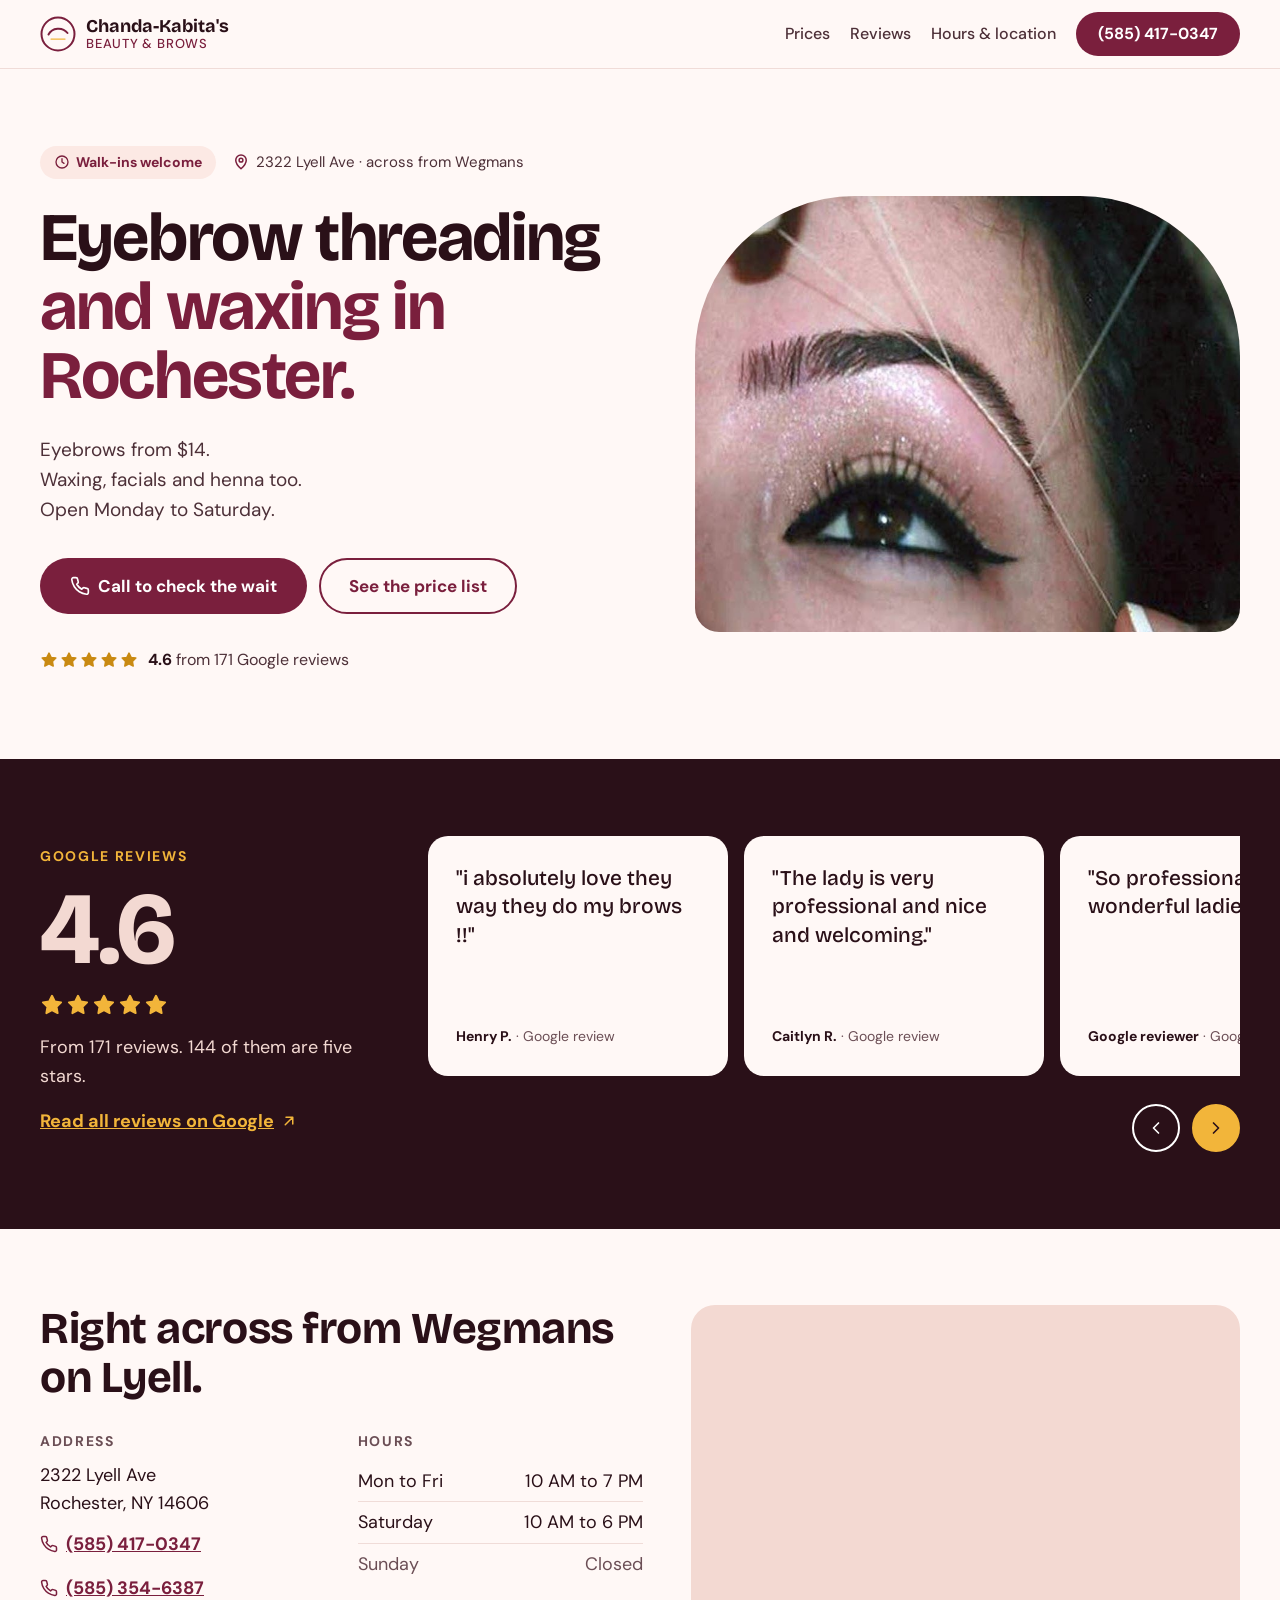
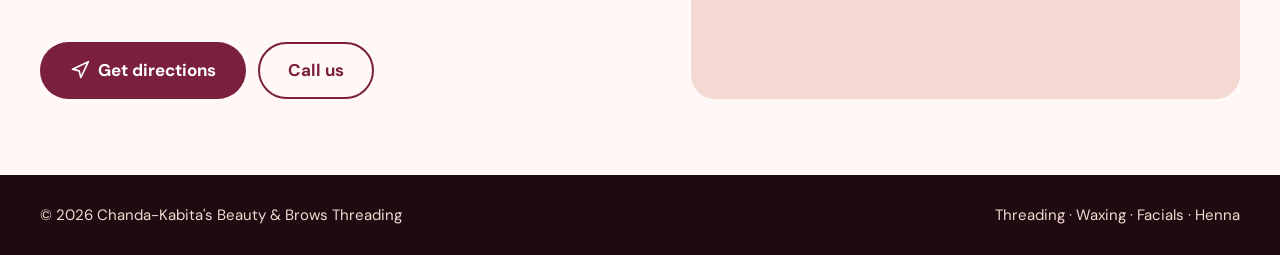
<file: index.html>
<!DOCTYPE html>
<html lang="en">
<head>
  <meta charset="utf-8">
  <meta name="viewport" content="width=device-width, initial-scale=1">
  <title>Chanda-Kabita's Beauty &amp; Brows Threading | Eyebrow Threading in Rochester, NY</title>
  <meta name="description" content="Eyebrow threading from $14, plus waxing, facials and henna at 2322 Lyell Ave, Rochester, across from Wegmans. Walk-ins welcome, open Monday to Saturday.">
  <link rel="icon" href="images/logo.svg" type="image/svg+xml">
  <link rel="preconnect" href="https://fonts.googleapis.com">
  <link rel="preconnect" href="https://fonts.gstatic.com" crossorigin>
  <link rel="stylesheet" href="https://fonts.googleapis.com/css2?family=Bricolage+Grotesque:wght@500;700&family=DM+Sans:wght@400;500;700&display=swap">
  <link rel="stylesheet" href="css/styles.css">
  <script type="application/ld+json">
  {
    "@context": "https://schema.org",
    "@type": "BeautySalon",
    "name": "Chanda-Kabita's Beauty & Brows Threading",
    "telephone": ["+1-585-417-0347", "+1-585-354-6387"],
    "priceRange": "$",
    "address": {
      "@type": "PostalAddress",
      "streetAddress": "2322 Lyell Ave",
      "addressLocality": "Rochester",
      "addressRegion": "NY",
      "postalCode": "14606",
      "addressCountry": "US"
    },
    "openingHoursSpecification": [
      {
        "@type": "OpeningHoursSpecification",
        "dayOfWeek": ["Monday", "Tuesday", "Wednesday", "Thursday", "Friday"],
        "opens": "10:00",
        "closes": "19:00"
      },
      {
        "@type": "OpeningHoursSpecification",
        "dayOfWeek": "Saturday",
        "opens": "10:00",
        "closes": "18:00"
      }
    ]
  }
  </script>
</head>
<body>
  <!-- Icon sprite: 24px grid, 2px stroke, round caps (stroke styles come from .icon in styles.css) -->
  <svg width="0" height="0" style="position:absolute" aria-hidden="true" focusable="false">
    <symbol id="i-clock" viewBox="0 0 24 24"><circle cx="12" cy="12" r="9"/><path d="M12 7v5l3 2"/></symbol>
    <symbol id="i-pin" viewBox="0 0 24 24"><path d="M12 21s-7-6.2-7-11.5a7 7 0 0 1 14 0C19 14.8 12 21 12 21z"/><circle cx="12" cy="9.5" r="2.5"/></symbol>
    <symbol id="i-star" viewBox="0 0 24 24"><path d="M12 2.8l2.8 5.7 6.3.9-4.55 4.45 1.07 6.27L12 17.15l-5.62 2.97 1.07-6.27L2.9 9.4l6.3-.9z"/></symbol>
    <symbol id="i-phone" viewBox="0 0 24 24"><path d="M22 16.92v3a2 2 0 0 1-2.18 2 19.8 19.8 0 0 1-8.63-3.07 19.5 19.5 0 0 1-6-6A19.8 19.8 0 0 1 2.12 4.18 2 2 0 0 1 4.11 2h3a2 2 0 0 1 2 1.72c.13.96.36 1.9.7 2.81a2 2 0 0 1-.45 2.11L8.09 9.91a16 16 0 0 0 6 6l1.27-1.27a2 2 0 0 1 2.11-.45c.91.34 1.85.57 2.81.7A2 2 0 0 1 22 16.92z"/></symbol>
    <symbol id="i-directions" viewBox="0 0 24 24"><path d="M3 11l19-9-9 19-2-8-8-2z"/></symbol>
    <symbol id="i-external" viewBox="0 0 24 24"><path d="M7 17L17 7M8 7h9v9"/></symbol>
    <symbol id="i-chevron-left" viewBox="0 0 24 24"><path d="M15 18l-6-6 6-6"/></symbol>
    <symbol id="i-chevron-right" viewBox="0 0 24 24"><path d="M9 18l6-6-6-6"/></symbol>
  </svg>

  <header class="site-header">
    <div class="container header-inner">
      <a class="logo" href="index.html">
        <img src="images/logo.svg" alt="" width="36" height="36">
        <span class="logo-text">
          <span class="logo-name">Chanda-Kabita's</span>
          <span class="logo-tag">Beauty &amp; Brows</span>
        </span>
      </a>
      <nav class="site-nav" aria-label="Main">
        <a href="prices.html">Prices</a>
        <a href="#reviews">Reviews</a>
        <a href="#visit">Hours &amp; location</a>
        <a class="btn btn-primary" href="tel:+15854170347">(585) 417-0347</a>
      </nav>
    </div>
  </header>

  <main>
    <section class="section hero">
      <div class="container hero-grid">
        <div class="hero-text">
          <div class="hero-meta">
            <span class="badge"><svg class="icon" aria-hidden="true"><use href="#i-clock"/></svg>Walk-ins welcome</span>
            <span class="hero-location"><svg class="icon" aria-hidden="true"><use href="#i-pin"/></svg>2322 Lyell Ave · across from Wegmans</span>
          </div>
          <h1>Eyebrow threading <span class="accent">and waxing in Rochester.</span></h1>
          <p class="hero-lines">Eyebrows from $14.<br>Waxing, facials and henna too.<br>Open Monday to Saturday.</p>
          <div class="btn-row">
            <a class="btn btn-primary" href="tel:+15854170347"><svg class="icon" aria-hidden="true"><use href="#i-phone"/></svg>Call to check the wait</a>
            <a class="btn btn-secondary" href="prices.html">See the price list</a>
          </div>
          <a class="hero-rating" href="#reviews">
            <span class="stars" aria-hidden="true">
              <svg class="icon"><use href="#i-star"/></svg><svg class="icon"><use href="#i-star"/></svg><svg class="icon"><use href="#i-star"/></svg><svg class="icon"><use href="#i-star"/></svg><svg class="icon"><use href="#i-star"/></svg>
            </span>
            <span><strong>4.6</strong> from 171 Google reviews</span>
          </a>
        </div>
        <div class="hero-photo">
          <!-- onerror hides the broken-image icon if the file is missing; the frame's --blush-2 background shows instead. -->
          <img src="images/hero.jpg" alt="Close-up of an eyebrow being shaped with threading, the thread crossing the brow above a made-up eye" width="900" height="720" onerror="this.remove()">
        </div>
      </div>
    </section>

    <section class="section band-dark" id="reviews" aria-labelledby="reviews-heading">
      <div class="container reviews-grid">
        <div class="reviews-summary">
          <p class="eyebrow" id="reviews-heading">Google reviews</p>
          <p class="rating-big">4.6</p>
          <span class="stars" role="img" aria-label="4.6 out of 5 stars">
            <svg class="icon" aria-hidden="true"><use href="#i-star"/></svg><svg class="icon" aria-hidden="true"><use href="#i-star"/></svg><svg class="icon" aria-hidden="true"><use href="#i-star"/></svg><svg class="icon" aria-hidden="true"><use href="#i-star"/></svg><svg class="icon" aria-hidden="true"><use href="#i-star"/></svg>
          </span>
          <p>From 171 reviews. 144 of them are five stars.</p>
          <a class="link-gold" href="https://www.google.com/maps/search/?api=1&amp;query=Chanda-Kabita%27s+Beauty+%26+Brows+Threading+2322+Lyell+Ave+Rochester" target="_blank" rel="noopener">Read all reviews on Google<svg class="icon" aria-hidden="true"><use href="#i-external"/></svg></a>
        </div>

        <div class="reviews-carousel">
          <div class="review-track" tabindex="0" aria-label="Customer reviews from Google, scrollable" data-carousel-track>
            <figure class="review-card">
              <blockquote>"i absolutely love they way they do my brows !!"</blockquote>
              <figcaption><strong>Henry P.</strong> · Google review</figcaption>
            </figure>
            <figure class="review-card">
              <blockquote>"The lady is very professional and nice and welcoming."</blockquote>
              <figcaption><strong>Caitlyn R.</strong> · Google review</figcaption>
            </figure>
            <figure class="review-card">
              <blockquote>"So professional and wonderful ladies!"</blockquote>
              <figcaption><strong>Google reviewer</strong> · Google review</figcaption>
            </figure>
            <!--
              To add a review, copy this card above this comment and paste in the real
              review text and reviewer name from Google. Do not edit or invent wording.

            <figure class="review-card">
              <blockquote>"Review text exactly as written on Google"</blockquote>
              <figcaption><strong>First name L.</strong> · Google review</figcaption>
            </figure>
            -->
          </div>
          <div class="carousel-controls">
            <button class="carousel-btn" type="button" aria-label="Previous reviews" data-carousel-prev>
              <svg class="icon" aria-hidden="true"><use href="#i-chevron-left"/></svg>
            </button>
            <button class="carousel-btn carousel-btn-next" type="button" aria-label="Next reviews" data-carousel-next>
              <svg class="icon" aria-hidden="true"><use href="#i-chevron-right"/></svg>
            </button>
          </div>
        </div>
      </div>
    </section>

    <section class="section" id="visit">
      <div class="container visit-grid">
        <div>
          <h2>Right across from Wegmans on Lyell.</h2>
          <div class="visit-details">
            <div>
              <h3>Address</h3>
              <address>
                2322 Lyell Ave<br>
                Rochester, NY 14606
              </address>
              <ul class="phone-list">
                <li><a href="tel:+15854170347"><svg class="icon" aria-hidden="true"><use href="#i-phone"/></svg>(585) 417-0347</a></li>
                <li><a href="tel:+15853546387"><svg class="icon" aria-hidden="true"><use href="#i-phone"/></svg>(585) 354-6387</a></li>
              </ul>
            </div>
            <div>
              <h3>Hours</h3>
              <ul class="hours">
                <li><span>Mon to Fri</span><span>10 AM to 7 PM</span></li>
                <li><span>Saturday</span><span>10 AM to 6 PM</span></li>
                <li class="closed"><span>Sunday</span><span>Closed</span></li>
              </ul>
            </div>
          </div>
          <div class="btn-row">
            <a class="btn btn-primary" href="https://www.google.com/maps/dir/?api=1&amp;destination=2322+Lyell+Ave+Rochester+NY+14606" target="_blank" rel="noopener"><svg class="icon" aria-hidden="true"><use href="#i-directions"/></svg>Get directions</a>
            <a class="btn btn-secondary" href="tel:+15854170347">Call us</a>
          </div>
        </div>
        <div class="map-frame">
          <iframe src="https://www.google.com/maps?q=2322+Lyell+Ave,+Rochester,+NY+14606&amp;output=embed" title="Map of Chanda-Kabita's at 2322 Lyell Ave, Rochester, NY" loading="lazy" referrerpolicy="no-referrer-when-downgrade"></iframe>
        </div>
      </div>
    </section>
  </main>

  <footer class="site-footer">
    <div class="container footer-inner">
      <p>© 2026 Chanda-Kabita's Beauty &amp; Brows Threading</p>
      <p>Threading · Waxing · Facials · Henna</p>
    </div>
  </footer>

  <script src="js/reviews.js"></script>
</body>
</html>
</file>
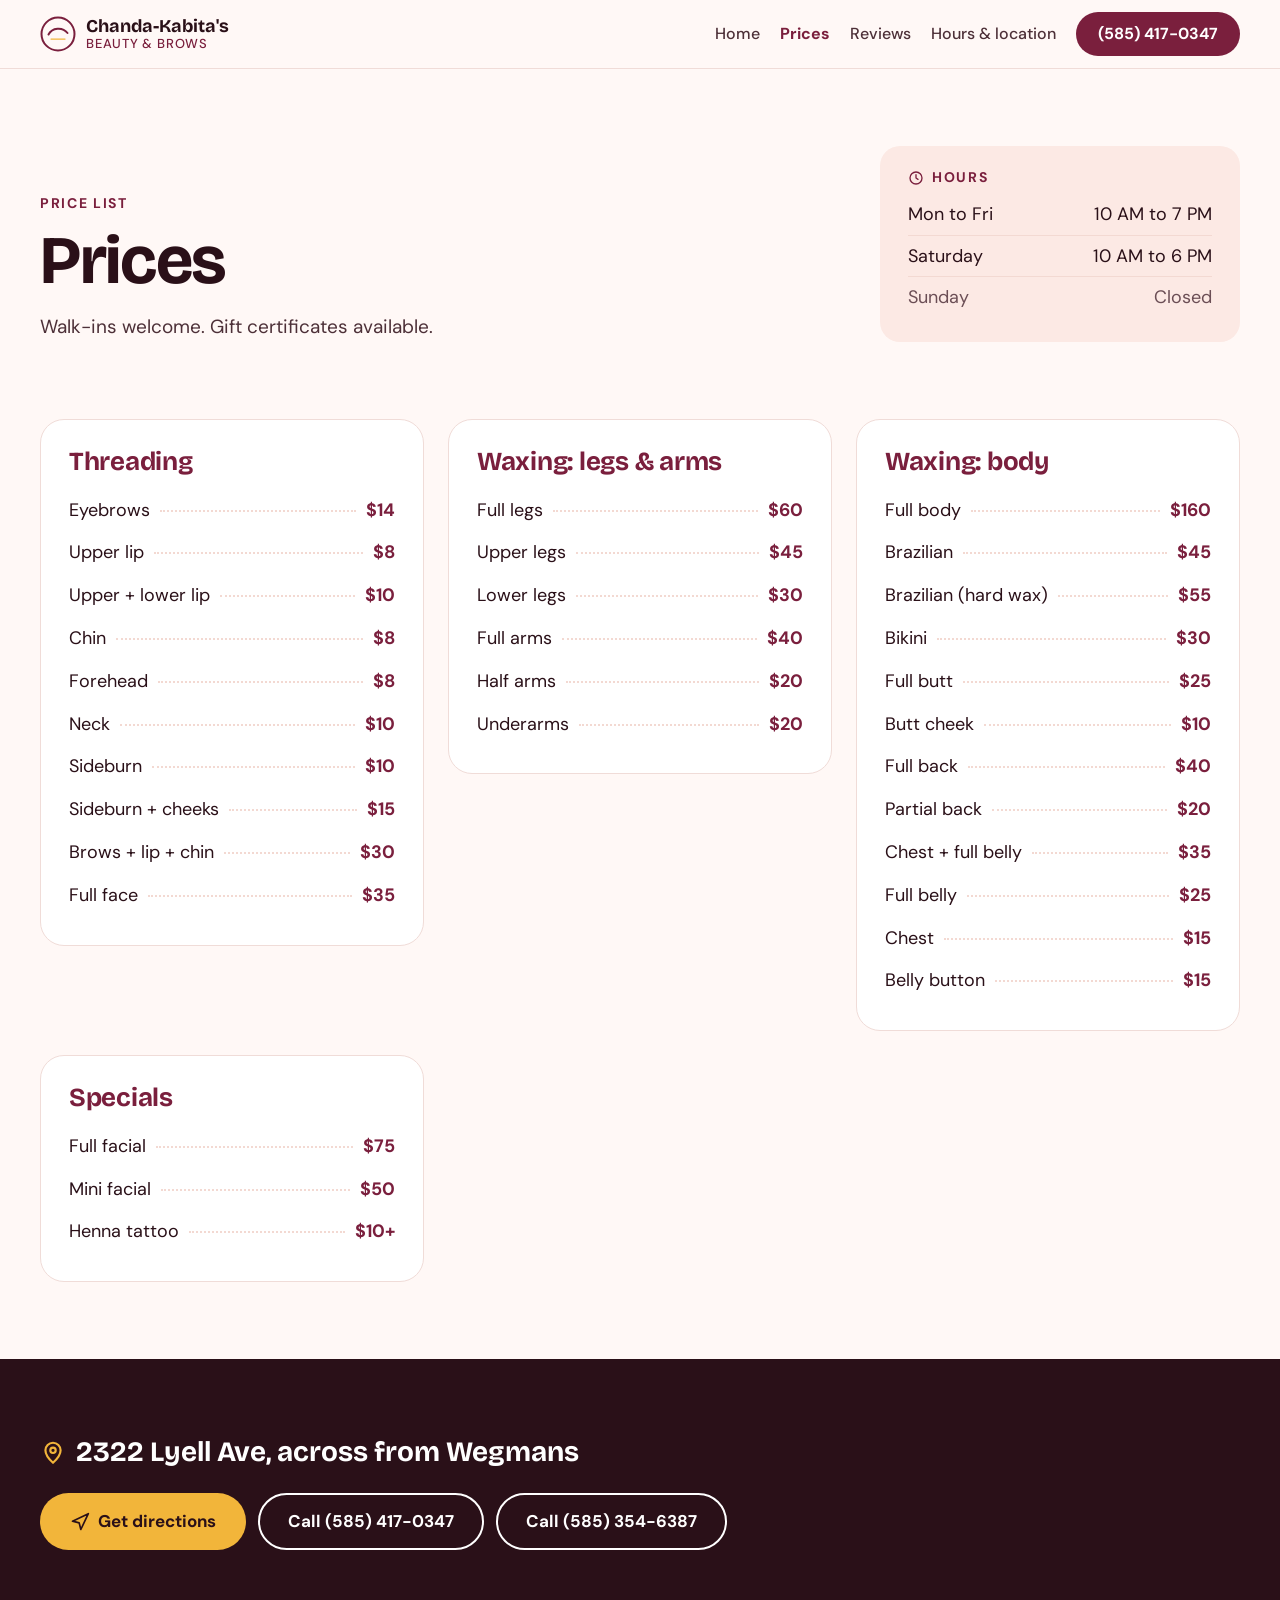
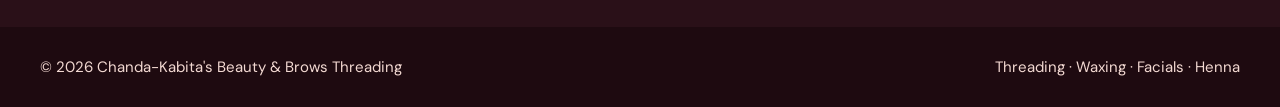
<file: prices.html>
<!DOCTYPE html>
<html lang="en">
<head>
  <meta charset="utf-8">
  <meta name="viewport" content="width=device-width, initial-scale=1">
  <title>Prices | Chanda-Kabita's Beauty &amp; Brows Threading, Rochester NY</title>
  <meta name="description" content="Price list for threading, waxing, facials and henna at Chanda-Kabita's on Lyell Ave in Rochester. Eyebrows $14, full face $35. Walk-ins welcome.">
  <link rel="icon" href="images/logo.svg" type="image/svg+xml">
  <link rel="preconnect" href="https://fonts.googleapis.com">
  <link rel="preconnect" href="https://fonts.gstatic.com" crossorigin>
  <link rel="stylesheet" href="https://fonts.googleapis.com/css2?family=Bricolage+Grotesque:wght@500;700&family=DM+Sans:wght@400;500;700&display=swap">
  <link rel="stylesheet" href="css/styles.css">
</head>
<body>
  <!-- Icon sprite: 24px grid, 2px stroke, round caps (stroke styles come from .icon in styles.css) -->
  <svg width="0" height="0" style="position:absolute" aria-hidden="true" focusable="false">
    <symbol id="i-clock" viewBox="0 0 24 24"><circle cx="12" cy="12" r="9"/><path d="M12 7v5l3 2"/></symbol>
    <symbol id="i-pin" viewBox="0 0 24 24"><path d="M12 21s-7-6.2-7-11.5a7 7 0 0 1 14 0C19 14.8 12 21 12 21z"/><circle cx="12" cy="9.5" r="2.5"/></symbol>
    <symbol id="i-phone" viewBox="0 0 24 24"><path d="M22 16.92v3a2 2 0 0 1-2.18 2 19.8 19.8 0 0 1-8.63-3.07 19.5 19.5 0 0 1-6-6A19.8 19.8 0 0 1 2.12 4.18 2 2 0 0 1 4.11 2h3a2 2 0 0 1 2 1.72c.13.96.36 1.9.7 2.81a2 2 0 0 1-.45 2.11L8.09 9.91a16 16 0 0 0 6 6l1.27-1.27a2 2 0 0 1 2.11-.45c.91.34 1.85.57 2.81.7A2 2 0 0 1 22 16.92z"/></symbol>
    <symbol id="i-directions" viewBox="0 0 24 24"><path d="M3 11l19-9-9 19-2-8-8-2z"/></symbol>
  </svg>

  <header class="site-header">
    <div class="container header-inner">
      <a class="logo" href="index.html">
        <img src="images/logo.svg" alt="" width="36" height="36">
        <span class="logo-text">
          <span class="logo-name">Chanda-Kabita's</span>
          <span class="logo-tag">Beauty &amp; Brows</span>
        </span>
      </a>
      <nav class="site-nav" aria-label="Main">
        <a href="index.html">Home</a>
        <a href="prices.html" aria-current="page">Prices</a>
        <a href="index.html#reviews">Reviews</a>
        <a href="index.html#visit">Hours &amp; location</a>
        <a class="btn btn-primary" href="tel:+15854170347">(585) 417-0347</a>
      </nav>
    </div>
  </header>

  <main>
    <section class="section prices-head">
      <div class="container prices-top">
        <div>
          <p class="eyebrow">Price list</p>
          <h1>Prices</h1>
          <p class="prices-intro">Walk-ins welcome. Gift certificates available.</p>
        </div>
        <div class="info-box">
          <h2><svg class="icon" aria-hidden="true"><use href="#i-clock"/></svg>Hours</h2>
          <ul class="hours">
            <li><span>Mon to Fri</span><span>10 AM to 7 PM</span></li>
            <li><span>Saturday</span><span>10 AM to 6 PM</span></li>
            <li class="closed"><span>Sunday</span><span>Closed</span></li>
          </ul>
        </div>
      </div>
    </section>

    <section class="section" aria-label="Services and prices">
      <div class="container price-grid">
        <div class="price-card">
          <h2>Threading</h2>
          <ul class="price-list">
            <li><span>Eyebrows</span><span class="leader" aria-hidden="true"></span><span class="price">$14</span></li>
            <li><span>Upper lip</span><span class="leader" aria-hidden="true"></span><span class="price">$8</span></li>
            <li><span>Upper + lower lip</span><span class="leader" aria-hidden="true"></span><span class="price">$10</span></li>
            <li><span>Chin</span><span class="leader" aria-hidden="true"></span><span class="price">$8</span></li>
            <li><span>Forehead</span><span class="leader" aria-hidden="true"></span><span class="price">$8</span></li>
            <li><span>Neck</span><span class="leader" aria-hidden="true"></span><span class="price">$10</span></li>
            <li><span>Sideburn</span><span class="leader" aria-hidden="true"></span><span class="price">$10</span></li>
            <li><span>Sideburn + cheeks</span><span class="leader" aria-hidden="true"></span><span class="price">$15</span></li>
            <li><span>Brows + lip + chin</span><span class="leader" aria-hidden="true"></span><span class="price">$30</span></li>
            <li><span>Full face</span><span class="leader" aria-hidden="true"></span><span class="price">$35</span></li>
          </ul>
        </div>

        <div class="price-card">
          <h2>Waxing: legs &amp; arms</h2>
          <ul class="price-list">
            <li><span>Full legs</span><span class="leader" aria-hidden="true"></span><span class="price">$60</span></li>
            <li><span>Upper legs</span><span class="leader" aria-hidden="true"></span><span class="price">$45</span></li>
            <li><span>Lower legs</span><span class="leader" aria-hidden="true"></span><span class="price">$30</span></li>
            <li><span>Full arms</span><span class="leader" aria-hidden="true"></span><span class="price">$40</span></li>
            <li><span>Half arms</span><span class="leader" aria-hidden="true"></span><span class="price">$20</span></li>
            <li><span>Underarms</span><span class="leader" aria-hidden="true"></span><span class="price">$20</span></li>
          </ul>
        </div>

        <div class="price-card">
          <h2>Waxing: body</h2>
          <ul class="price-list">
            <li><span>Full body</span><span class="leader" aria-hidden="true"></span><span class="price">$160</span></li>
            <li><span>Brazilian</span><span class="leader" aria-hidden="true"></span><span class="price">$45</span></li>
            <li><span>Brazilian (hard wax)</span><span class="leader" aria-hidden="true"></span><span class="price">$55</span></li>
            <li><span>Bikini</span><span class="leader" aria-hidden="true"></span><span class="price">$30</span></li>
            <li><span>Full butt</span><span class="leader" aria-hidden="true"></span><span class="price">$25</span></li>
            <li><span>Butt cheek</span><span class="leader" aria-hidden="true"></span><span class="price">$10</span></li>
            <li><span>Full back</span><span class="leader" aria-hidden="true"></span><span class="price">$40</span></li>
            <li><span>Partial back</span><span class="leader" aria-hidden="true"></span><span class="price">$20</span></li>
            <li><span>Chest + full belly</span><span class="leader" aria-hidden="true"></span><span class="price">$35</span></li>
            <li><span>Full belly</span><span class="leader" aria-hidden="true"></span><span class="price">$25</span></li>
            <li><span>Chest</span><span class="leader" aria-hidden="true"></span><span class="price">$15</span></li>
            <li><span>Belly button</span><span class="leader" aria-hidden="true"></span><span class="price">$15</span></li>
          </ul>
        </div>

        <div class="price-card">
          <h2>Specials</h2>
          <ul class="price-list">
            <li><span>Full facial</span><span class="leader" aria-hidden="true"></span><span class="price">$75</span></li>
            <li><span>Mini facial</span><span class="leader" aria-hidden="true"></span><span class="price">$50</span></li>
            <li><span>Henna tattoo</span><span class="leader" aria-hidden="true"></span><span class="price">$10+</span></li>
          </ul>
        </div>
      </div>
    </section>

    <section class="section band-dark">
      <div class="container visit-band-inner">
        <p><svg class="icon" aria-hidden="true"><use href="#i-pin"/></svg>2322 Lyell Ave, across from Wegmans</p>
        <div class="btn-row">
          <a class="btn btn-gold" href="https://www.google.com/maps/dir/?api=1&amp;destination=2322+Lyell+Ave+Rochester+NY+14606" target="_blank" rel="noopener"><svg class="icon" aria-hidden="true"><use href="#i-directions"/></svg>Get directions</a>
          <a class="btn btn-outline-light" href="tel:+15854170347">Call (585) 417-0347</a>
          <a class="btn btn-outline-light" href="tel:+15853546387">Call (585) 354-6387</a>
        </div>
      </div>
    </section>
  </main>

  <footer class="site-footer">
    <div class="container footer-inner">
      <p>© 2026 Chanda-Kabita's Beauty &amp; Brows Threading</p>
      <p>Threading · Waxing · Facials · Henna</p>
    </div>
  </footer>
</body>
</html>
</file>
<file: css/styles.css>
/* Chanda-Kabita's Beauty & Brows Threading: shared styles and design tokens */

:root {
  --bg: #FFF8F6;
  --ink: #2A1018;
  --ink-soft: #4D3038;
  --muted: #6B4E55;
  --maroon: #7A1F3D;
  --maroon-dark: #4E1026;
  --blush: #FCE9E4;
  --blush-2: #F3D9D2;
  --line: #F0DCD8;
  --gold: #F2B53A;
  --gold-dark: #C98A12;
  --footer: #1E0A10;
  --white: #FFFFFF;

  --font-head: "Bricolage Grotesque", system-ui, sans-serif;
  --font-body: "DM Sans", system-ui, sans-serif;
  --section-pad: clamp(48px, 6vw, 80px);
  --header-offset: 96px;
}

/* Base */

*,
*::before,
*::after {
  box-sizing: border-box;
}

html {
  scroll-behavior: smooth;
}

body {
  margin: 0;
  background: var(--bg);
  color: var(--ink);
  font-family: var(--font-body);
  font-size: 17px;
  line-height: 1.6;
  -webkit-font-smoothing: antialiased;
}

@media (min-width: 900px) {
  body {
    font-size: 18px;
  }
}

h1,
h2,
h3 {
  margin: 0;
  font-family: var(--font-head);
  font-weight: 700;
  color: var(--ink);
}

h1 {
  font-size: clamp(40px, 5.4vw, 68px);
  line-height: 1.02;
  letter-spacing: -0.02em;
}

h2 {
  font-size: clamp(30px, 3.6vw, 44px);
  line-height: 1.1;
  letter-spacing: -0.01em;
}

p {
  margin: 0;
}

a {
  color: var(--maroon);
}

a:hover {
  color: var(--maroon-dark);
}

a:focus-visible,
button:focus-visible,
[tabindex]:focus-visible {
  outline: 3px solid var(--gold-dark);
  outline-offset: 3px;
}

img {
  display: block;
  max-width: 100%;
}

.icon {
  width: 20px;
  height: 20px;
  flex: none;
  fill: none;
  stroke: currentColor;
  stroke-width: 2;
  stroke-linecap: round;
  stroke-linejoin: round;
}

.container {
  width: 100%;
  max-width: 1248px; /* 1200px content + 24px padding each side */
  margin: 0 auto;
  padding: 0 24px;
}

.section {
  padding: var(--section-pad) 0;
}

[id] {
  scroll-margin-top: var(--header-offset);
}

.eyebrow {
  margin-bottom: 12px;
  font-size: 14px;
  font-weight: 700;
  letter-spacing: 0.12em;
  text-transform: uppercase;
  color: var(--maroon);
}

/* Buttons and badges */

.btn {
  display: inline-flex;
  align-items: center;
  justify-content: center;
  gap: 8px;
  min-height: 44px;
  padding: 16px 28px;
  border: 2px solid transparent;
  border-radius: 999px;
  font: 700 17px/1.2 var(--font-body);
  text-decoration: none;
  cursor: pointer;
  transition: background-color 0.15s, color 0.15s, border-color 0.15s;
}

.btn-primary {
  background: var(--maroon);
  color: var(--white);
}

.btn-primary:hover {
  background: var(--maroon-dark);
  color: var(--white);
}

.btn-secondary {
  background: transparent;
  border-color: var(--maroon);
  color: var(--maroon);
}

.btn-secondary:hover {
  background: var(--maroon);
  color: var(--white);
}

.btn-gold {
  background: var(--gold);
  color: var(--ink);
}

.btn-gold:hover {
  background: var(--white);
  color: var(--ink);
}

.btn-outline-light {
  background: transparent;
  border-color: var(--white);
  color: var(--white);
}

.btn-outline-light:hover {
  background: var(--white);
  color: var(--ink);
}

.btn-row {
  display: flex;
  flex-wrap: wrap;
  gap: 12px;
}

.badge {
  display: inline-flex;
  align-items: center;
  gap: 6px;
  padding: 8px 14px;
  border-radius: 999px;
  background: var(--blush);
  color: var(--maroon);
  font-size: 14px;
  font-weight: 700;
  line-height: 1.2;
}

.badge .icon {
  width: 16px;
  height: 16px;
}

.stars {
  display: inline-flex;
  gap: 2px;
  color: var(--gold-dark);
}

.stars .icon {
  width: 18px;
  height: 18px;
  fill: currentColor;
}

/* Header */

.site-header {
  position: sticky;
  top: 0;
  z-index: 10;
  background: rgb(255 248 246 / 0.94);
  -webkit-backdrop-filter: blur(8px);
  backdrop-filter: blur(8px);
  border-bottom: 1px solid var(--line);
}

.header-inner {
  display: flex;
  align-items: center;
  justify-content: space-between;
  gap: 8px 24px;
  padding-top: 12px;
  padding-bottom: 12px;
}

.logo {
  display: inline-flex;
  align-items: center;
  gap: 10px;
  min-height: 44px;
  color: var(--ink);
  text-decoration: none;
}

.logo:hover {
  color: var(--ink);
}

.logo img {
  width: 36px;
  height: 36px;
}

.logo-text {
  display: flex;
  flex-direction: column;
  line-height: 1.15;
}

.logo-name {
  font-family: var(--font-head);
  font-size: 18px;
  font-weight: 700;
}

.logo-tag {
  font-size: 13px;
  font-weight: 500;
  letter-spacing: 0.06em;
  text-transform: uppercase;
  color: var(--maroon);
}

.site-nav {
  display: flex;
  flex-wrap: wrap;
  align-items: center;
  gap: 4px 20px;
}

.site-nav a:not(.btn) {
  display: inline-flex;
  align-items: center;
  min-height: 44px;
  color: var(--ink-soft);
  font-size: 16px;
  font-weight: 500;
  text-decoration: none;
}

.site-nav a:not(.btn):hover {
  color: var(--maroon);
}

.site-nav a[aria-current="page"] {
  color: var(--maroon);
  font-weight: 700;
}

.site-nav .btn {
  padding: 10px 20px;
  font-size: 16px;
}

@media (max-width: 760px) {
  :root {
    --header-offset: 150px;
  }

  .header-inner {
    flex-wrap: wrap;
  }

  .site-nav {
    width: 100%;
    gap: 0 16px;
  }

  .site-nav .btn {
    margin-left: auto;
  }
}

/* Hero */

.hero-grid {
  display: grid;
  grid-template-columns: 1.1fr 1fr;
  align-items: center;
  gap: 56px;
}

.hero-meta {
  display: flex;
  flex-wrap: wrap;
  align-items: center;
  gap: 10px 16px;
  margin-bottom: 24px;
}

.hero-location {
  display: inline-flex;
  align-items: center;
  gap: 6px;
  font-size: 15px;
  color: var(--ink-soft);
}

.hero-location .icon {
  width: 18px;
  height: 18px;
  color: var(--maroon);
}

.hero h1 .accent {
  display: block;
  color: var(--maroon);
}

.hero-lines {
  margin: 24px 0 32px;
  font-size: 19px;
  color: var(--ink-soft);
}

.hero-rating {
  display: inline-flex;
  flex-wrap: wrap;
  align-items: center;
  gap: 10px;
  min-height: 44px;
  margin-top: 24px;
  color: var(--ink-soft);
  font-size: 16px;
  text-decoration: none;
}

.hero-rating strong {
  color: var(--ink);
}

.hero-rating:hover span {
  text-decoration: underline;
}

.hero-photo {
  aspect-ratio: 5 / 4;
  overflow: hidden;
  border-radius: 160px 160px 24px 24px;
  background: var(--blush-2);
}

.hero-photo img {
  width: 100%;
  height: 100%;
  object-fit: cover;
}

@media (max-width: 860px) {
  .hero-grid {
    grid-template-columns: 1fr;
    gap: 40px;
  }
}

/* Reviews band */

.band-dark {
  background: var(--ink);
  color: var(--white);
}

.reviews-grid {
  display: grid;
  grid-template-columns: minmax(260px, 340px) minmax(0, 1fr);
  align-items: center;
  gap: 48px;
}

.reviews-summary .eyebrow {
  color: var(--gold);
}

.rating-big {
  font-family: var(--font-head);
  font-size: clamp(64px, 8vw, 104px);
  font-weight: 700;
  line-height: 1;
  letter-spacing: -0.03em;
}

.reviews-summary .stars {
  margin: 12px 0 16px;
  color: var(--gold);
}

.reviews-summary .stars .icon {
  width: 24px;
  height: 24px;
}

.reviews-summary p {
  color: var(--blush-2);
}

.link-gold {
  display: inline-flex;
  align-items: center;
  gap: 6px;
  min-height: 44px;
  margin-top: 8px;
  color: var(--gold);
  font-weight: 700;
}

.link-gold:hover {
  color: var(--white);
}

.link-gold .icon {
  width: 18px;
  height: 18px;
}

.review-track {
  display: flex;
  gap: 16px;
  overflow-x: auto;
  scroll-snap-type: x mandatory;
  scroll-behavior: smooth;
  padding-bottom: 12px;
  scrollbar-color: var(--muted) transparent;
}

.review-card {
  display: flex;
  flex: 0 0 300px;
  flex-direction: column;
  justify-content: space-between;
  gap: 24px;
  min-height: 240px;
  margin: 0;
  padding: 28px;
  border-radius: 20px;
  background: var(--bg);
  color: var(--ink);
  scroll-snap-align: start;
}

.review-card blockquote {
  margin: 0;
  font-family: var(--font-head);
  font-size: 21px;
  font-weight: 500;
  line-height: 1.35;
}

.review-card figcaption {
  font-size: 14px;
  color: var(--muted);
}

.review-card figcaption strong {
  color: var(--ink);
}

.carousel-controls {
  display: flex;
  justify-content: flex-end;
  gap: 12px;
  margin-top: 16px;
}

.carousel-btn {
  display: inline-flex;
  align-items: center;
  justify-content: center;
  width: 48px;
  height: 48px;
  padding: 0;
  border: 2px solid var(--white);
  border-radius: 50%;
  background: transparent;
  color: var(--white);
  cursor: pointer;
}

.carousel-btn:hover {
  background: var(--white);
  color: var(--ink);
}

.carousel-btn-next {
  border-color: var(--gold);
  background: var(--gold);
  color: var(--ink);
}

.carousel-btn-next:hover {
  border-color: var(--white);
}

.carousel-btn:focus-visible,
.review-track:focus-visible {
  outline-color: var(--gold);
}

@media (max-width: 860px) {
  .reviews-grid {
    grid-template-columns: minmax(0, 1fr);
    gap: 32px;
  }
}

@media (max-width: 600px) {
  .review-card {
    flex-basis: 82%;
  }
}

/* Visit */

.visit-grid {
  display: grid;
  grid-template-columns: minmax(0, 1.1fr) minmax(0, 1fr);
  align-items: stretch;
  gap: 48px;
}

.visit-details {
  display: grid;
  grid-template-columns: repeat(2, minmax(0, 1fr));
  gap: 24px 32px;
  margin: 28px 0 32px;
}

.visit-details h3 {
  margin-bottom: 8px;
  font-family: var(--font-body);
  font-size: 14px;
  font-weight: 700;
  letter-spacing: 0.12em;
  text-transform: uppercase;
  color: var(--muted);
}

.visit-details address {
  font-style: normal;
}

.phone-list {
  margin: 4px 0 0;
  padding: 0;
  list-style: none;
}

.phone-list a {
  display: inline-flex;
  align-items: center;
  gap: 8px;
  min-height: 44px;
  font-weight: 700;
}

.phone-list .icon {
  width: 18px;
  height: 18px;
}

.hours {
  margin: 0;
  padding: 0;
  list-style: none;
}

.hours li {
  display: flex;
  justify-content: space-between;
  gap: 16px;
  padding: 6px 0;
  border-bottom: 1px solid var(--line);
}

.hours li:last-child {
  border-bottom: 0;
}

.hours .closed {
  color: var(--muted);
}

.map-frame {
  min-height: 320px;
  overflow: hidden;
  border-radius: 24px;
  background: var(--blush-2);
}

.map-frame iframe {
  display: block;
  width: 100%;
  height: 100%;
  min-height: 320px;
  border: 0;
}

@media (max-width: 860px) {
  .visit-grid {
    grid-template-columns: minmax(0, 1fr);
  }
}

@media (max-width: 480px) {
  .visit-details {
    grid-template-columns: minmax(0, 1fr);
  }
}

/* Price list */

.prices-top {
  display: grid;
  grid-template-columns: minmax(0, 1fr) minmax(260px, 360px);
  align-items: end;
  gap: 32px;
}

.prices-head {
  padding-bottom: 0;
}

.prices-intro {
  margin-top: 16px;
  font-size: 19px;
  color: var(--ink-soft);
}

.info-box {
  padding: 24px 28px;
  border-radius: 20px;
  background: var(--blush);
}

.info-box h2 {
  display: flex;
  align-items: center;
  gap: 8px;
  margin-bottom: 8px;
  font-family: var(--font-body);
  font-size: 14px;
  font-weight: 700;
  letter-spacing: 0.12em;
  text-transform: uppercase;
  color: var(--maroon);
}

.info-box .icon {
  width: 16px;
  height: 16px;
}

.info-box .hours li {
  border-color: var(--blush-2);
}

.price-grid {
  display: grid;
  grid-template-columns: repeat(auto-fit, minmax(min(320px, 100%), 1fr));
  align-items: start;
  gap: 24px;
}

.price-card {
  padding: 28px;
  border: 1px solid var(--line);
  border-radius: 24px;
  background: var(--white);
}

.price-card h2 {
  margin-bottom: 12px;
  font-size: 26px;
  color: var(--maroon);
}

.price-list {
  margin: 0;
  padding: 0;
  list-style: none;
}

.price-list li {
  display: flex;
  align-items: baseline;
  gap: 10px;
  padding: 7px 0;
}

.price-list .leader {
  flex: 1;
  min-width: 16px;
  border-bottom: 2px dotted var(--blush-2);
  transform: translateY(-4px);
}

.price-list .price {
  color: var(--maroon);
  font-weight: 700;
  white-space: nowrap;
}

.visit-band-inner {
  display: flex;
  flex-wrap: wrap;
  align-items: center;
  justify-content: space-between;
  gap: 24px;
}

.visit-band-inner p {
  display: flex;
  align-items: center;
  gap: 10px;
  font-family: var(--font-head);
  font-size: clamp(22px, 2.4vw, 28px);
  font-weight: 700;
  line-height: 1.2;
}

.visit-band-inner p .icon {
  width: 26px;
  height: 26px;
  color: var(--gold);
}

@media (max-width: 760px) {
  .prices-top {
    grid-template-columns: minmax(0, 1fr);
  }
}

/* Footer */

.site-footer {
  padding: 28px 0;
  background: var(--footer);
  color: var(--blush-2);
  font-size: 15px;
}

.footer-inner {
  display: flex;
  flex-wrap: wrap;
  justify-content: space-between;
  gap: 8px 24px;
}

@media (prefers-reduced-motion: reduce) {
  html,
  .review-track {
    scroll-behavior: auto;
  }
}
</file>
